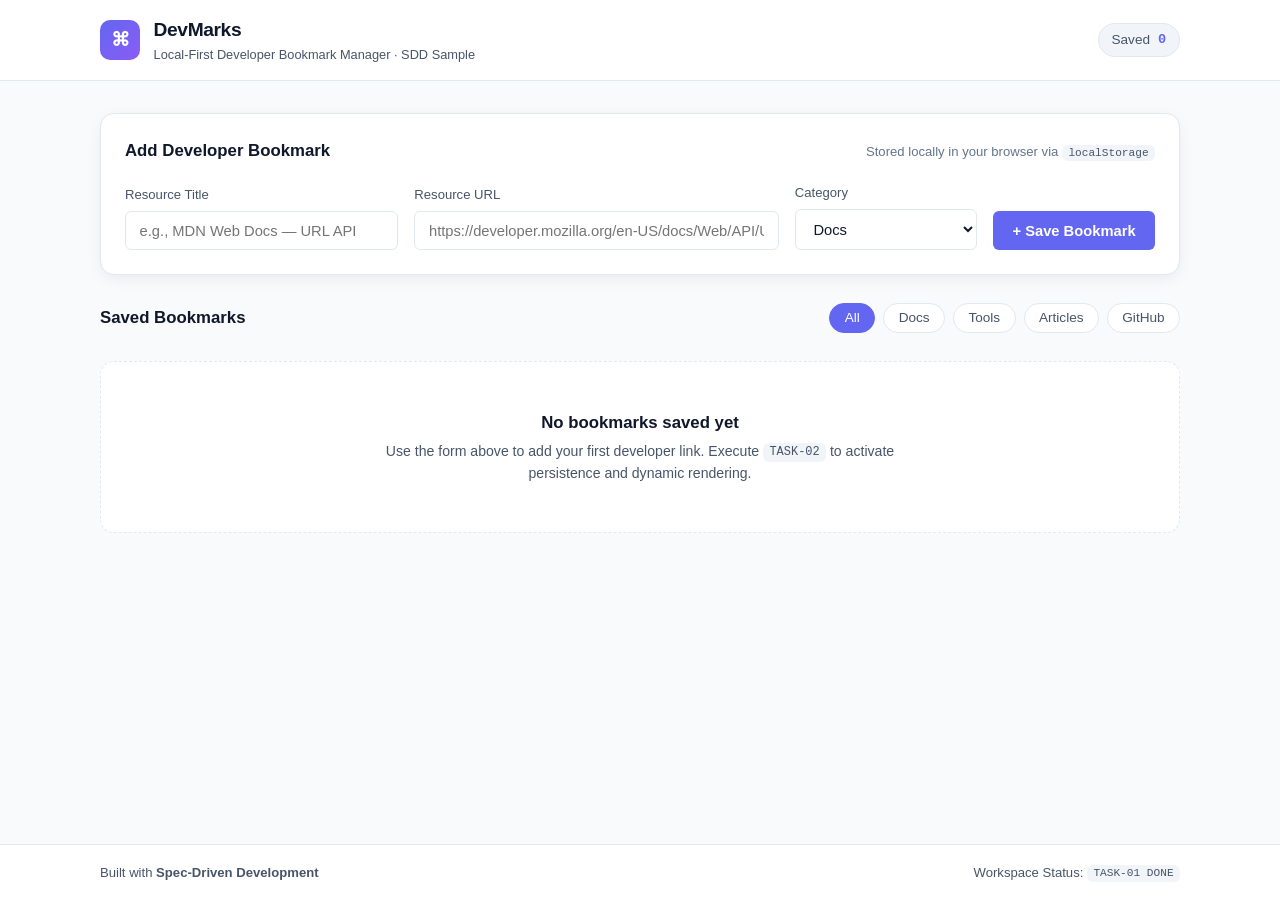
<file: 03-src/index.html>
<!DOCTYPE html>
<html lang="en">
<head>
  <meta charset="UTF-8" />
  <meta name="viewport" content="width=device-width, initial-scale=1.0" />
  <title>DevMarks — Minimal Local Bookmark Manager</title>
  <link rel="stylesheet" href="./style.css" />
</head>
<body>
  <!-- Top Navigation Bar -->
  <header class="navbar">
    <div class="container navbar-inner">
      <div class="brand">
        <span class="brand-icon" aria-hidden="true">⌘</span>
        <div>
          <h1 class="brand-title">DevMarks</h1>
          <p class="brand-subtitle">Local-First Developer Bookmark Manager · SDD Sample</p>
        </div>
      </div>
      <div class="navbar-stats">
        <span class="stat-pill">
          <span class="stat-label">Saved</span>
          <strong id="total-count" class="stat-value">0</strong>
        </span>
      </div>
    </div>
  </header>

  <!-- Main Workspace Container -->
  <main class="container main-content">
    <!-- Toast Notification Container (Used by TASK-04) -->
    <div id="toast-container" class="toast-container" aria-live="polite" aria-atomic="true"></div>

    <!-- Add Bookmark Section -->
    <section class="card form-section" aria-labelledby="form-heading">
      <div class="section-header">
        <h2 id="form-heading" class="section-title">Add Developer Bookmark</h2>
        <span class="section-hint">Stored locally in your browser via <code>localStorage</code></span>
      </div>

      <form id="bookmark-form" class="bookmark-form" novalidate>
        <div class="form-group">
          <label for="bookmark-title" class="form-label">Resource Title</label>
          <input
            type="text"
            id="bookmark-title"
            name="title"
            class="form-input"
            placeholder="e.g., MDN Web Docs — URL API"
            autocomplete="off"
            required
          />
        </div>

        <div class="form-group">
          <label for="bookmark-url" class="form-label">Resource URL</label>
          <input
            type="url"
            id="bookmark-url"
            name="url"
            class="form-input"
            placeholder="https://developer.mozilla.org/en-US/docs/Web/API/URL"
            autocomplete="off"
            required
          />
        </div>

        <div class="form-group form-group-category">
          <label for="bookmark-category" class="form-label">Category</label>
          <select id="bookmark-category" name="category" class="form-select">
            <option value="Docs">Docs</option>
            <option value="Tools">Tools</option>
            <option value="Articles">Articles</option>
            <option value="GitHub">GitHub</option>
          </select>
        </div>

        <div class="form-actions">
          <button type="submit" id="submit-btn" class="btn btn-primary">
            + Save Bookmark
          </button>
        </div>
      </form>
    </section>

    <!-- Filter & Toolbar Section -->
    <section class="toolbar-section" aria-label="Category Filters">
      <div class="toolbar-header">
        <h2 class="section-title">Saved Bookmarks</h2>
        <div id="filter-bar" class="filter-bar" role="group" aria-label="Filter bookmarks by category">
          <button type="button" class="filter-pill active" data-category="All">All</button>
          <button type="button" class="filter-pill" data-category="Docs">Docs</button>
          <button type="button" class="filter-pill" data-category="Tools">Tools</button>
          <button type="button" class="filter-pill" data-category="Articles">Articles</button>
          <button type="button" class="filter-pill" data-category="GitHub">GitHub</button>
        </div>
      </div>
    </section>

    <!-- Bookmark Cards Grid -->
    <section aria-label="Bookmark List">
      <div id="bookmark-grid" class="bookmark-grid">
        <div class="empty-state" id="empty-state">
          <p class="empty-title">No bookmarks saved yet</p>
          <p class="empty-description">
            Use the form above to add your first developer link. Execute <code>TASK-02</code> to activate persistence and dynamic rendering.
          </p>
        </div>
      </div>
    </section>
  </main>

  <!-- Footer -->
  <footer class="footer">
    <div class="container footer-inner">
      <span>Built with <strong>Spec-Driven Development</strong></span>
      <span>Workspace Status: <code>TASK-01 DONE</code></span>
    </div>
  </footer>

  <script type="module" src="./app.js"></script>
</body>
</html>
</file>
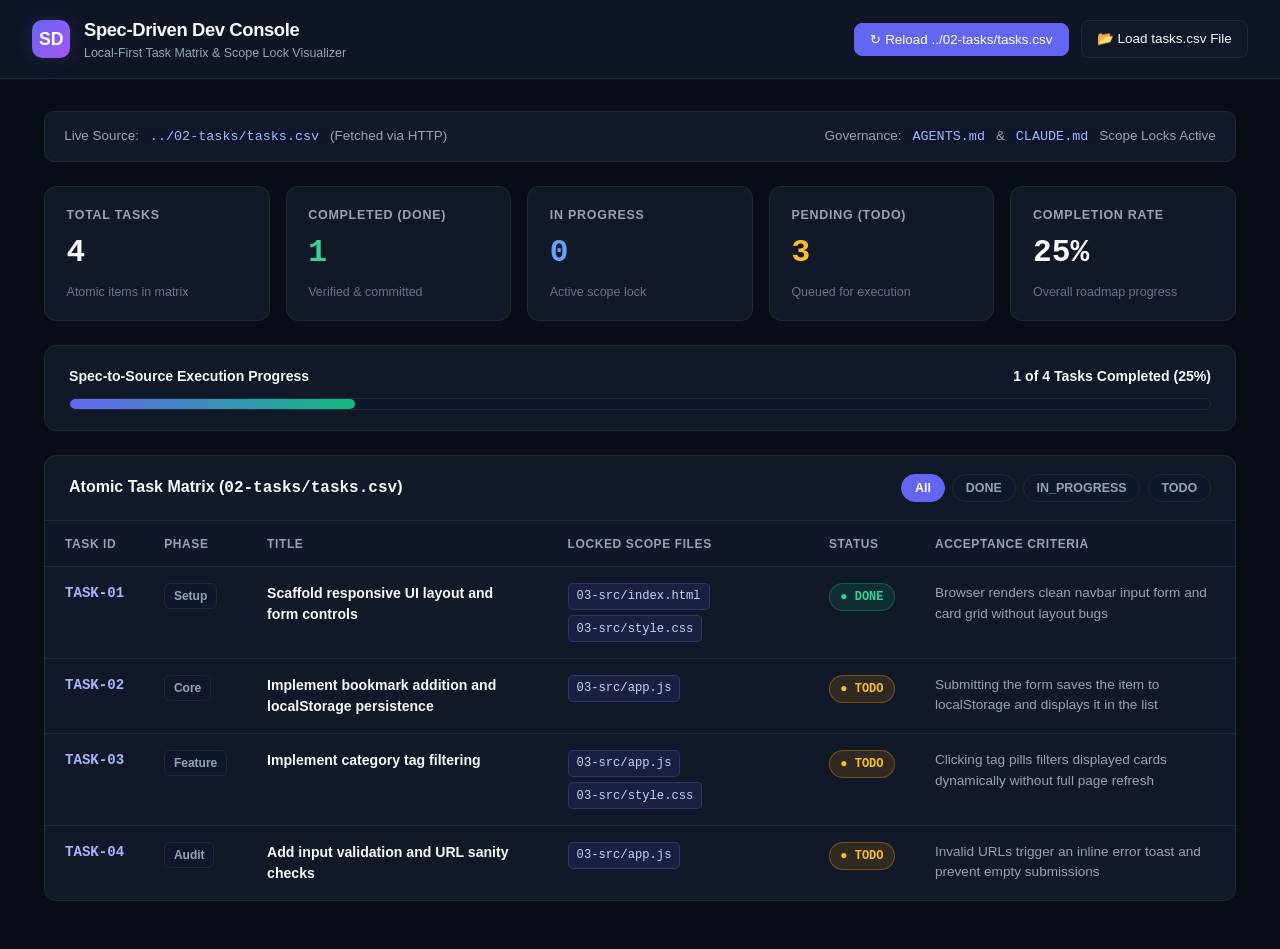
<file: 00-console/dashboard.html>
<!DOCTYPE html>
<html lang="en">
<head>
  <meta charset="UTF-8" />
  <meta name="viewport" content="width=device-width, initial-scale=1.0" />
  <title>SDD Console · Task & Scope Dashboard</title>
  <style>
    :root {
      --bg-base: #090d16;
      --bg-panel: #111827;
      --bg-panel-hover: #1e293b;
      --bg-pill: #0f172a;
      --border: #1f2937;
      --border-accent: #4f46e5;
      --text-main: #f8fafc;
      --text-dim: #94a3b8;
      --text-muted: #64748b;
      --accent: #6366f1;
      --accent-glow: rgba(99, 102, 241, 0.2);

      /* Status Colors */
      --done-bg: rgba(16, 185, 129, 0.14);
      --done-text: #34d399;
      --done-border: rgba(16, 185, 129, 0.35);

      --progress-bg: rgba(59, 130, 246, 0.14);
      --progress-text: #60a5fa;
      --progress-border: rgba(59, 130, 246, 0.35);

      --todo-bg: rgba(245, 158, 11, 0.14);
      --todo-text: #fbbf24;
      --todo-border: rgba(245, 158, 11, 0.35);

      --font-sans: -apple-system, BlinkMacSystemFont, "Segoe UI", Inter, Roboto, sans-serif;
      --font-mono: "SFMono-Regular", Consolas, "Liberation Mono", Menlo, monospace;
    }

    * {
      box-sizing: border-box;
      margin: 0;
      padding: 0;
    }

    body {
      font-family: var(--font-sans);
      background-color: var(--bg-base);
      color: var(--text-main);
      min-height: 100vh;
      line-height: 1.5;
      padding-bottom: 3rem;
    }

    .topbar {
      background: rgba(17, 24, 39, 0.85);
      backdrop-filter: blur(10px);
      border-bottom: 1px solid var(--border);
      padding: 1rem 2rem;
      display: flex;
      align-items: center;
      justify-content: space-between;
      flex-wrap: wrap;
      gap: 1rem;
      position: sticky;
      top: 0;
      z-index: 10;
    }

    .brand {
      display: flex;
      align-items: center;
      gap: 0.85rem;
    }

    .brand-badge {
      width: 2.4rem;
      height: 2.4rem;
      border-radius: 10px;
      background: linear-gradient(135deg, #6366f1, #a855f7);
      display: grid;
      place-items: center;
      font-weight: 800;
      font-size: 1.1rem;
      color: #fff;
      box-shadow: 0 0 20px var(--accent-glow);
    }

    .brand h1 {
      font-size: 1.15rem;
      font-weight: 700;
      letter-spacing: -0.02em;
    }

    .brand p {
      font-size: 0.78rem;
      color: var(--text-dim);
    }

    .controls {
      display: flex;
      align-items: center;
      gap: 0.75rem;
      flex-wrap: wrap;
    }

    .btn,
    .file-label {
      display: inline-flex;
      align-items: center;
      gap: 0.45rem;
      background: var(--bg-panel);
      color: var(--text-main);
      border: 1px solid var(--border);
      padding: 0.5rem 0.95rem;
      border-radius: 8px;
      font-size: 0.84rem;
      font-weight: 500;
      cursor: pointer;
      transition: all 0.15s ease;
    }

    .btn:hover,
    .file-label:hover {
      border-color: var(--accent);
      background: var(--bg-panel-hover);
    }

    .btn-primary {
      background: var(--accent);
      border-color: var(--accent);
      color: #fff;
    }

    .btn-primary:hover {
      background: #4f46e5;
    }

    input[type="file"] {
      display: none;
    }

    .container {
      max-width: 1240px;
      margin: 2rem auto 0;
      padding: 0 1.5rem;
      display: flex;
      flex-direction: column;
      gap: 1.5rem;
    }

    .source-banner {
      display: flex;
      align-items: center;
      justify-content: space-between;
      flex-wrap: wrap;
      gap: 0.75rem;
      padding: 0.85rem 1.2rem;
      border-radius: 10px;
      background: var(--bg-panel);
      border: 1px solid var(--border);
      font-size: 0.84rem;
      color: var(--text-dim);
    }

    .source-banner code {
      font-family: var(--font-mono);
      color: #a5b4fc;
      background: var(--bg-pill);
      padding: 0.15rem 0.45rem;
      border-radius: 5px;
    }

    /* Metric Cards */
    .metrics-grid {
      display: grid;
      grid-template-columns: repeat(auto-fit, minmax(200px, 1fr));
      gap: 1rem;
    }

    .metric-card {
      background: var(--bg-panel);
      border: 1px solid var(--border);
      border-radius: 12px;
      padding: 1.2rem 1.35rem;
      display: flex;
      flex-direction: column;
      gap: 0.35rem;
    }

    .metric-label {
      font-size: 0.78rem;
      text-transform: uppercase;
      letter-spacing: 0.06em;
      color: var(--text-dim);
      font-weight: 600;
    }

    .metric-value {
      font-size: 1.95rem;
      font-weight: 700;
      font-family: var(--font-mono);
    }

    .metric-sub {
      font-size: 0.78rem;
      color: var(--text-muted);
    }

    /* Progress Section */
    .progress-card {
      background: var(--bg-panel);
      border: 1px solid var(--border);
      border-radius: 12px;
      padding: 1.25rem 1.5rem;
    }

    .progress-header {
      display: flex;
      justify-content: space-between;
      align-items: center;
      margin-bottom: 0.65rem;
      font-size: 0.88rem;
      font-weight: 600;
    }

    .progress-track {
      width: 100%;
      height: 12px;
      background: var(--bg-pill);
      border-radius: 999px;
      overflow: hidden;
      border: 1px solid var(--border);
    }

    .progress-fill {
      height: 100%;
      width: 0%;
      background: linear-gradient(90deg, #6366f1, #10b981);
      border-radius: 999px;
      transition: width 0.35s ease;
    }

    /* Filter Bar */
    .table-card {
      background: var(--bg-panel);
      border: 1px solid var(--border);
      border-radius: 12px;
      overflow: hidden;
    }

    .table-toolbar {
      padding: 1.15rem 1.5rem;
      border-bottom: 1px solid var(--border);
      display: flex;
      align-items: center;
      justify-content: space-between;
      flex-wrap: wrap;
      gap: 1rem;
    }

    .table-title {
      font-size: 1rem;
      font-weight: 600;
    }

    .status-filters {
      display: flex;
      gap: 0.45rem;
      flex-wrap: wrap;
    }

    .filter-btn {
      background: var(--bg-pill);
      border: 1px solid var(--border);
      color: var(--text-dim);
      padding: 0.35rem 0.8rem;
      border-radius: 999px;
      font-size: 0.78rem;
      font-weight: 600;
      cursor: pointer;
    }

    .filter-btn.active {
      background: var(--accent);
      color: #fff;
      border-color: var(--accent);
    }

    .table-wrapper {
      overflow-x: auto;
    }

    table {
      width: 100%;
      border-collapse: collapse;
      text-align: left;
      font-size: 0.88rem;
    }

    th {
      background: rgba(15, 23, 42, 0.6);
      color: var(--text-dim);
      font-size: 0.75rem;
      text-transform: uppercase;
      letter-spacing: 0.05em;
      padding: 0.85rem 1.25rem;
      border-bottom: 1px solid var(--border);
      white-space: nowrap;
    }

    td {
      padding: 1rem 1.25rem;
      border-bottom: 1px solid var(--border);
      vertical-align: top;
    }

    tr:last-child td {
      border-bottom: none;
    }

    tr:hover td {
      background: rgba(30, 41, 59, 0.35);
    }

    .task-id {
      font-family: var(--font-mono);
      font-weight: 700;
      color: #a5b4fc;
      white-space: nowrap;
    }

    .phase-tag {
      display: inline-block;
      padding: 0.18rem 0.55rem;
      border-radius: 6px;
      font-size: 0.75rem;
      font-weight: 600;
      background: var(--bg-pill);
      border: 1px solid var(--border);
      color: var(--text-dim);
    }

    .scope-list {
      display: flex;
      flex-wrap: wrap;
      gap: 0.35rem;
    }

    .scope-tag {
      font-family: var(--font-mono);
      font-size: 0.76rem;
      padding: 0.2rem 0.5rem;
      border-radius: 5px;
      background: rgba(99, 102, 241, 0.12);
      color: #c7d2fe;
      border: 1px solid rgba(99, 102, 241, 0.28);
      white-space: nowrap;
    }

    .status-badge {
      display: inline-flex;
      align-items: center;
      gap: 0.35rem;
      padding: 0.25rem 0.65rem;
      border-radius: 999px;
      font-size: 0.75rem;
      font-weight: 700;
      font-family: var(--font-mono);
      white-space: nowrap;
    }

    .status-DONE {
      background: var(--done-bg);
      color: var(--done-text);
      border: 1px solid var(--done-border);
    }

    .status-IN_PROGRESS {
      background: var(--progress-bg);
      color: var(--progress-text);
      border: 1px solid var(--progress-border);
    }

    .status-TODO {
      background: var(--todo-bg);
      color: var(--todo-text);
      border: 1px solid var(--todo-border);
    }

    .criteria-text {
      color: var(--text-dim);
      font-size: 0.85rem;
      max-width: 420px;
    }
  </style>
</head>
<body>
  <header class="topbar">
    <div class="brand">
      <div class="brand-badge">SD</div>
      <div>
        <h1>Spec-Driven Dev Console</h1>
        <p>Local-First Task Matrix &amp; Scope Lock Visualizer</p>
      </div>
    </div>
    <div class="controls">
      <button type="button" id="reload-btn" class="btn btn-primary">↻ Reload ../02-tasks/tasks.csv</button>
      <label class="file-label" for="csv-file-input">
        📂 Load tasks.csv File
        <input type="file" id="csv-file-input" accept=".csv,text/csv" />
      </label>
    </div>
  </header>

  <main class="container">
    <div class="source-banner">
      <span id="data-source-status">
        Source: <code>../02-tasks/tasks.csv</code>
      </span>
      <span>Governance: <code>AGENTS.md</code> &amp; <code>CLAUDE.md</code> Scope Locks Active</span>
    </div>

    <!-- Metric Summary Cards -->
    <section class="metrics-grid" aria-label="Task Metrics">
      <article class="metric-card">
        <span class="metric-label">Total Tasks</span>
        <strong class="metric-value" id="metric-total">0</strong>
        <span class="metric-sub">Atomic items in matrix</span>
      </article>
      <article class="metric-card">
        <span class="metric-label">Completed (DONE)</span>
        <strong class="metric-value" id="metric-done" style="color: var(--done-text)">0</strong>
        <span class="metric-sub">Verified &amp; committed</span>
      </article>
      <article class="metric-card">
        <span class="metric-label">In Progress</span>
        <strong class="metric-value" id="metric-progress" style="color: var(--progress-text)">0</strong>
        <span class="metric-sub">Active scope lock</span>
      </article>
      <article class="metric-card">
        <span class="metric-label">Pending (TODO)</span>
        <strong class="metric-value" id="metric-todo" style="color: var(--todo-text)">0</strong>
        <span class="metric-sub">Queued for execution</span>
      </article>
      <article class="metric-card">
        <span class="metric-label">Completion Rate</span>
        <strong class="metric-value" id="metric-rate">0%</strong>
        <span class="metric-sub">Overall roadmap progress</span>
      </article>
    </section>

    <!-- Visual Progress Bar -->
    <section class="progress-card" aria-label="Completion Progress">
      <div class="progress-header">
        <span>Spec-to-Source Execution Progress</span>
        <span id="progress-label">0 of 0 Tasks Completed (0%)</span>
      </div>
      <div class="progress-track">
        <div class="progress-fill" id="progress-fill"></div>
      </div>
    </section>

    <!-- Interactive Task Matrix Table -->
    <section class="table-card" aria-label="Interactive Task Matrix">
      <div class="table-toolbar">
        <h2 class="table-title">Atomic Task Matrix (<code>02-tasks/tasks.csv</code>)</h2>
        <div class="status-filters" id="status-filters">
          <button type="button" class="filter-btn active" data-status="ALL">All</button>
          <button type="button" class="filter-btn" data-status="DONE">DONE</button>
          <button type="button" class="filter-btn" data-status="IN_PROGRESS">IN_PROGRESS</button>
          <button type="button" class="filter-btn" data-status="TODO">TODO</button>
        </div>
      </div>

      <div class="table-wrapper">
        <table>
          <thead>
            <tr>
              <th>Task ID</th>
              <th>Phase</th>
              <th>Title</th>
              <th>Locked Scope Files</th>
              <th>Status</th>
              <th>Acceptance Criteria</th>
            </tr>
          </thead>
          <tbody id="task-table-body"></tbody>
        </table>
      </div>
    </section>
  </main>

  <script>
    /**
     * Built-in Snapshot Fallback of ../02-tasks/tasks.csv
     * Ensures dashboard renders immediately even when opened via file:// protocol
     * where browser CORS policies block fetch('../02-tasks/tasks.csv').
     */
    const DEFAULT_CSV_SNAPSHOT = `task_id,phase,title,scope_files,status,acceptance_criteria
TASK-01,Setup,Scaffold responsive UI layout and form controls,03-src/index.html;03-src/style.css,DONE,Browser renders clean navbar input form and card grid without layout bugs
TASK-02,Core,Implement bookmark addition and localStorage persistence,03-src/app.js,TODO,Submitting the form saves the item to localStorage and displays it in the list
TASK-03,Feature,Implement category tag filtering,03-src/app.js;03-src/style.css,TODO,Clicking tag pills filters displayed cards dynamically without full page refresh
TASK-04,Audit,Add input validation and URL sanity checks,03-src/app.js,TODO,Invalid URLs trigger an inline error toast and prevent empty submissions`;

    let allTasks = [];
    let currentFilter = 'ALL';

    /**
     * RFC-4180 compliant single-line CSV row parser supporting quoted fields.
     */
    function parseCsvLine(line) {
      const fields = [];
      let current = '';
      let inQuotes = false;

      for (let i = 0; i < line.length; i++) {
        const ch = line[i];
        if (ch === '"') {
          if (inQuotes && line[i + 1] === '"') {
            current += '"';
            i++;
          } else {
            inQuotes = !inQuotes;
          }
        } else if (ch === ',' && !inQuotes) {
          fields.push(current.trim());
          current = '';
        } else {
          current += ch;
        }
      }
      fields.push(current.trim());
      return fields;
    }

    /**
     * Parse full CSV text into structured task objects.
     */
    function parseTasksCsv(csvText) {
      const lines = csvText
        .split(/\r?\n/)
        .map((l) => l.trim())
        .filter(Boolean);

      if (lines.length < 2) return [];

      const headers = parseCsvLine(lines[0]);
      const tasks = [];

      for (let i = 1; i < lines.length; i++) {
        const values = parseCsvLine(lines[i]);
        const row = {};
        headers.forEach((h, idx) => {
          row[h] = values[idx] ?? '';
        });
        tasks.push(row);
      }
      return tasks;
    }

    function escapeHtml(str) {
      const div = document.createElement('div');
      div.textContent = str;
      return div.innerHTML;
    }

    function renderMetrics(tasks) {
      const total = tasks.length;
      const done = tasks.filter((t) => t.status === 'DONE').length;
      const inProgress = tasks.filter((t) => t.status === 'IN_PROGRESS').length;
      const todo = tasks.filter((t) => t.status === 'TODO').length;
      const rate = total > 0 ? Math.round((done / total) * 100) : 0;

      document.getElementById('metric-total').textContent = String(total);
      document.getElementById('metric-done').textContent = String(done);
      document.getElementById('metric-progress').textContent = String(inProgress);
      document.getElementById('metric-todo').textContent = String(todo);
      document.getElementById('metric-rate').textContent = `${rate}%`;

      document.getElementById('progress-fill').style.width = `${rate}%`;
      document.getElementById('progress-label').textContent =
        `${done} of ${total} Tasks Completed (${rate}%)`;
    }

    function renderTable() {
      const tbody = document.getElementById('task-table-body');
      const filtered =
        currentFilter === 'ALL'
          ? allTasks
          : allTasks.filter((t) => t.status === currentFilter);

      if (filtered.length === 0) {
        tbody.innerHTML = `
          <tr>
            <td colspan="6" style="text-align:center; color: var(--text-muted); padding: 2rem;">
              No tasks matching status filter "${escapeHtml(currentFilter)}".
            </td>
          </tr>`;
        return;
      }

      tbody.innerHTML = filtered
        .map((task) => {
          const scopes = (task.scope_files || '')
            .split(';')
            .map((s) => s.trim())
            .filter(Boolean)
            .map((s) => `<span class="scope-tag">${escapeHtml(s)}</span>`)
            .join('');

          const safeStatus = ['DONE', 'IN_PROGRESS', 'TODO'].includes(task.status)
            ? task.status
            : 'TODO';

          return `
            <tr>
              <td class="task-id">${escapeHtml(task.task_id)}</td>
              <td><span class="phase-tag">${escapeHtml(task.phase)}</span></td>
              <td style="font-weight: 600;">${escapeHtml(task.title)}</td>
              <td><div class="scope-list">${scopes}</div></td>
              <td>
                <span class="status-badge status-${safeStatus}">
                  ● ${escapeHtml(task.status)}
                </span>
              </td>
              <td class="criteria-text">${escapeHtml(task.acceptance_criteria)}</td>
            </tr>
          `;
        })
        .join('');
    }

    function loadFromCsvString(csvText, sourceLabel) {
      allTasks = parseTasksCsv(csvText);
      document.getElementById('data-source-status').innerHTML = sourceLabel;
      renderMetrics(allTasks);
      renderTable();
    }

    async function fetchTasksCsv() {
      try {
        const response = await fetch('../02-tasks/tasks.csv', { cache: 'no-store' });
        if (!response.ok) {
          throw new Error(`HTTP ${response.status}`);
        }
        const text = await response.text();
        loadFromCsvString(
          text,
          'Live Source: <code>../02-tasks/tasks.csv</code> (Fetched via HTTP)'
        );
      } catch (err) {
        loadFromCsvString(
          DEFAULT_CSV_SNAPSHOT,
          'Source: <code>../02-tasks/tasks.csv</code> (Embedded Snapshot · Use "Load tasks.csv File" when browsing via <code>file://</code>)'
        );
      }
    }

    document.getElementById('reload-btn').addEventListener('click', fetchTasksCsv);

    document.getElementById('csv-file-input').addEventListener('change', (event) => {
      const file = event.target.files?.[0];
      if (!file) return;
      const reader = new FileReader();
      reader.onload = (e) => {
        const content = String(e.target?.result || '');
        loadFromCsvString(
          content,
          `Loaded Local File: <code>${escapeHtml(file.name)}</code>`
        );
      };
      reader.readAsText(file);
    });

    document.getElementById('status-filters').addEventListener('click', (event) => {
      const btn = event.target.closest('.filter-btn');
      if (!btn) return;
      currentFilter = btn.dataset.status || 'ALL';
      document
        .querySelectorAll('.filter-btn')
        .forEach((b) => b.classList.toggle('active', b === btn));
      renderTable();
    });

    fetchTasksCsv();
  </script>
</body>
</html>
</file>
<file: 03-src/style.css>
/* ==========================================================================
   DevMarks — Minimal Local Bookmark Manager Stylesheet (TASK-01 Completed)
   ========================================================================== */

:root {
  --bg-primary: #0b0f19;
  --bg-surface: #111827;
  --bg-elevated: #1f2937;
  --bg-input: #0f172a;
  --border-subtle: #1e293b;
  --border-focus: #6366f1;
  --text-primary: #f8fafc;
  --text-secondary: #94a3b8;
  --text-muted: #64748b;
  --accent-primary: #6366f1;
  --accent-hover: #4f46e5;
  --danger: #ef4444;
  --danger-bg: rgba(239, 68, 68, 0.12);
  --success: #10b981;

  /* Category Badge Colors */
  --badge-docs-bg: rgba(59, 130, 246, 0.15);
  --badge-docs-text: #60a5fa;
  --badge-tools-bg: rgba(16, 185, 129, 0.15);
  --badge-tools-text: #34d399;
  --badge-articles-bg: rgba(245, 158, 11, 0.15);
  --badge-articles-text: #fbbf24;
  --badge-github-bg: rgba(168, 85, 247, 0.15);
  --badge-github-text: #c084fc;

  --radius-sm: 6px;
  --radius-md: 10px;
  --radius-lg: 14px;
  --shadow-card: 0 10px 25px -5px rgba(0, 0, 0, 0.4);
  --font-sans: -apple-system, BlinkMacSystemFont, "Segoe UI", Roboto, Inter, sans-serif;
  --font-mono: "SFMono-Regular", Consolas, "Liberation Mono", Menlo, monospace;
}

@media (prefers-color-scheme: light) {
  :root {
    --bg-primary: #f8fafc;
    --bg-surface: #ffffff;
    --bg-elevated: #f1f5f9;
    --bg-input: #ffffff;
    --border-subtle: #e2e8f0;
    --border-focus: #4f46e5;
    --text-primary: #0f172a;
    --text-secondary: #475569;
    --text-muted: #64748b;
    --shadow-card: 0 4px 16px -2px rgba(15, 23, 42, 0.08);
  }
}

*,
*::before,
*::after {
  box-sizing: border-box;
  margin: 0;
  padding: 0;
}

body {
  font-family: var(--font-sans);
  background-color: var(--bg-primary);
  color: var(--text-primary);
  line-height: 1.5;
  min-height: 100vh;
  display: flex;
  flex-direction: column;
}

code {
  font-family: var(--font-mono);
  font-size: 0.85em;
  padding: 0.15rem 0.4rem;
  border-radius: var(--radius-sm);
  background: var(--bg-elevated);
  color: var(--text-secondary);
}

.container {
  width: 100%;
  max-width: 1120px;
  margin: 0 auto;
  padding: 0 1.25rem;
}

/* Navbar */
.navbar {
  background: var(--bg-surface);
  border-bottom: 1px solid var(--border-subtle);
  padding: 1rem 0;
  position: sticky;
  top: 0;
  z-index: 20;
}

.navbar-inner {
  display: flex;
  align-items: center;
  justify-content: space-between;
  gap: 1rem;
}

.brand {
  display: flex;
  align-items: center;
  gap: 0.85rem;
}

.brand-icon {
  display: inline-flex;
  align-items: center;
  justify-content: center;
  width: 2.5rem;
  height: 2.5rem;
  border-radius: var(--radius-md);
  background: linear-gradient(135deg, var(--accent-primary), #8b5cf6);
  color: #ffffff;
  font-weight: 700;
  font-size: 1.2rem;
}

.brand-title {
  font-size: 1.2rem;
  font-weight: 700;
  letter-spacing: -0.02em;
}

.brand-subtitle {
  font-size: 0.8rem;
  color: var(--text-secondary);
}

.stat-pill {
  display: inline-flex;
  align-items: center;
  gap: 0.5rem;
  padding: 0.35rem 0.8rem;
  border-radius: 999px;
  background: var(--bg-elevated);
  border: 1px solid var(--border-subtle);
  font-size: 0.85rem;
}

.stat-label {
  color: var(--text-secondary);
}

.stat-value {
  color: var(--accent-primary);
  font-family: var(--font-mono);
}

/* Main Content Layout */
.main-content {
  flex: 1;
  padding-top: 2rem;
  padding-bottom: 3rem;
  display: flex;
  flex-direction: column;
  gap: 1.75rem;
}

.card {
  background: var(--bg-surface);
  border: 1px solid var(--border-subtle);
  border-radius: var(--radius-lg);
  padding: 1.5rem;
  box-shadow: var(--shadow-card);
}

.section-header {
  display: flex;
  align-items: baseline;
  justify-content: space-between;
  flex-wrap: wrap;
  gap: 0.5rem;
  margin-bottom: 1.25rem;
}

.section-title {
  font-size: 1.05rem;
  font-weight: 600;
}

.section-hint {
  font-size: 0.82rem;
  color: var(--text-muted);
}

/* Form Controls */
.bookmark-form {
  display: grid;
  grid-template-columns: 1.2fr 1.6fr 0.8fr auto;
  gap: 1rem;
  align-items: end;
}

.form-group {
  display: flex;
  flex-direction: column;
  gap: 0.4rem;
}

.form-label {
  font-size: 0.82rem;
  font-weight: 500;
  color: var(--text-secondary);
}

.form-input,
.form-select {
  width: 100%;
  padding: 0.65rem 0.85rem;
  border-radius: var(--radius-sm);
  border: 1px solid var(--border-subtle);
  background: var(--bg-input);
  color: var(--text-primary);
  font-size: 0.92rem;
  transition: border-color 0.15s ease, box-shadow 0.15s ease;
}

.form-input:focus,
.form-select:focus {
  outline: none;
  border-color: var(--border-focus);
  box-shadow: 0 0 0 3px rgba(99, 102, 241, 0.2);
}

.btn {
  display: inline-flex;
  align-items: center;
  justify-content: center;
  gap: 0.4rem;
  padding: 0.65rem 1.15rem;
  border-radius: var(--radius-sm);
  font-size: 0.92rem;
  font-weight: 600;
  border: 1px solid transparent;
  cursor: pointer;
  transition: background-color 0.15s ease, transform 0.1s ease;
  white-space: nowrap;
}

.btn:active {
  transform: translateY(1px);
}

.btn-primary {
  background: var(--accent-primary);
  color: #ffffff;
}

.btn-primary:hover {
  background: var(--accent-hover);
}

/* Toolbar & Category Filter Pills */
.toolbar-header {
  display: flex;
  align-items: center;
  justify-content: space-between;
  flex-wrap: wrap;
  gap: 1rem;
}

.filter-bar {
  display: flex;
  align-items: center;
  flex-wrap: wrap;
  gap: 0.5rem;
}

.filter-pill {
  padding: 0.4rem 0.9rem;
  border-radius: 999px;
  border: 1px solid var(--border-subtle);
  background: var(--bg-surface);
  color: var(--text-secondary);
  font-size: 0.85rem;
  font-weight: 500;
  cursor: pointer;
  transition: all 0.15s ease;
}

.filter-pill:hover {
  color: var(--text-primary);
  border-color: var(--accent-primary);
}

.filter-pill.active {
  background: var(--accent-primary);
  color: #ffffff;
  border-color: var(--accent-primary);
}

/* Bookmark Grid & Cards */
.bookmark-grid {
  display: grid;
  grid-template-columns: repeat(auto-fill, minmax(290px, 1fr));
  gap: 1.15rem;
}

.bookmark-card {
  background: var(--bg-surface);
  border: 1px solid var(--border-subtle);
  border-radius: var(--radius-md);
  padding: 1.15rem;
  display: flex;
  flex-direction: column;
  justify-content: space-between;
  gap: 0.9rem;
  transition: border-color 0.15s ease, transform 0.15s ease;
}

.bookmark-card:hover {
  border-color: var(--border-focus);
  transform: translateY(-2px);
}

.card-top {
  display: flex;
  align-items: flex-start;
  justify-content: space-between;
  gap: 0.75rem;
}

.category-badge {
  display: inline-block;
  padding: 0.2rem 0.6rem;
  border-radius: 999px;
  font-size: 0.75rem;
  font-weight: 600;
  letter-spacing: 0.02em;
}

.category-badge[data-category="Docs"] {
  background: var(--badge-docs-bg);
  color: var(--badge-docs-text);
}

.category-badge[data-category="Tools"] {
  background: var(--badge-tools-bg);
  color: var(--badge-tools-text);
}

.category-badge[data-category="Articles"] {
  background: var(--badge-articles-bg);
  color: var(--badge-articles-text);
}

.category-badge[data-category="GitHub"] {
  background: var(--badge-github-bg);
  color: var(--badge-github-text);
}

.bookmark-title {
  font-size: 1rem;
  font-weight: 600;
  color: var(--text-primary);
  text-decoration: none;
  word-break: break-word;
}

.bookmark-title:hover {
  color: var(--accent-primary);
  text-decoration: underline;
}

.bookmark-url {
  font-size: 0.8rem;
  color: var(--text-muted);
  font-family: var(--font-mono);
  overflow: hidden;
  text-overflow: ellipsis;
  white-space: nowrap;
}

.card-footer {
  display: flex;
  align-items: center;
  justify-content: space-between;
  padding-top: 0.75rem;
  border-top: 1px solid var(--border-subtle);
  font-size: 0.78rem;
  color: var(--text-muted);
}

.btn-delete {
  background: transparent;
  border: 1px solid transparent;
  color: var(--text-muted);
  font-size: 0.78rem;
  padding: 0.25rem 0.55rem;
  border-radius: var(--radius-sm);
  cursor: pointer;
}

.btn-delete:hover {
  background: var(--danger-bg);
  color: var(--danger);
}

/* Empty State */
.empty-state {
  grid-column: 1 / -1;
  text-align: center;
  padding: 3rem 1.5rem;
  background: var(--bg-surface);
  border: 1px dashed var(--border-subtle);
  border-radius: var(--radius-lg);
}

.empty-title {
  font-size: 1.05rem;
  font-weight: 600;
  margin-bottom: 0.35rem;
}

.empty-description {
  font-size: 0.88rem;
  color: var(--text-secondary);
  max-width: 520px;
  margin: 0 auto;
}

/* Toast Notification */
.toast-container {
  position: fixed;
  bottom: 1.5rem;
  right: 1.5rem;
  z-index: 50;
  display: flex;
  flex-direction: column;
  gap: 0.5rem;
}

.toast {
  padding: 0.8rem 1.1rem;
  border-radius: var(--radius-sm);
  background: var(--bg-elevated);
  border-left: 4px solid var(--danger);
  color: var(--text-primary);
  box-shadow: var(--shadow-card);
  font-size: 0.88rem;
}

/* Footer */
.footer {
  border-top: 1px solid var(--border-subtle);
  padding: 1.1rem 0;
  background: var(--bg-surface);
  font-size: 0.82rem;
  color: var(--text-secondary);
}

.footer-inner {
  display: flex;
  align-items: center;
  justify-content: space-between;
  flex-wrap: wrap;
  gap: 0.5rem;
}

/* Responsive Breakpoints */
@media (max-width: 840px) {
  .bookmark-form {
    grid-template-columns: 1fr;
  }

  .btn-primary {
    width: 100%;
  }
}
</file>
